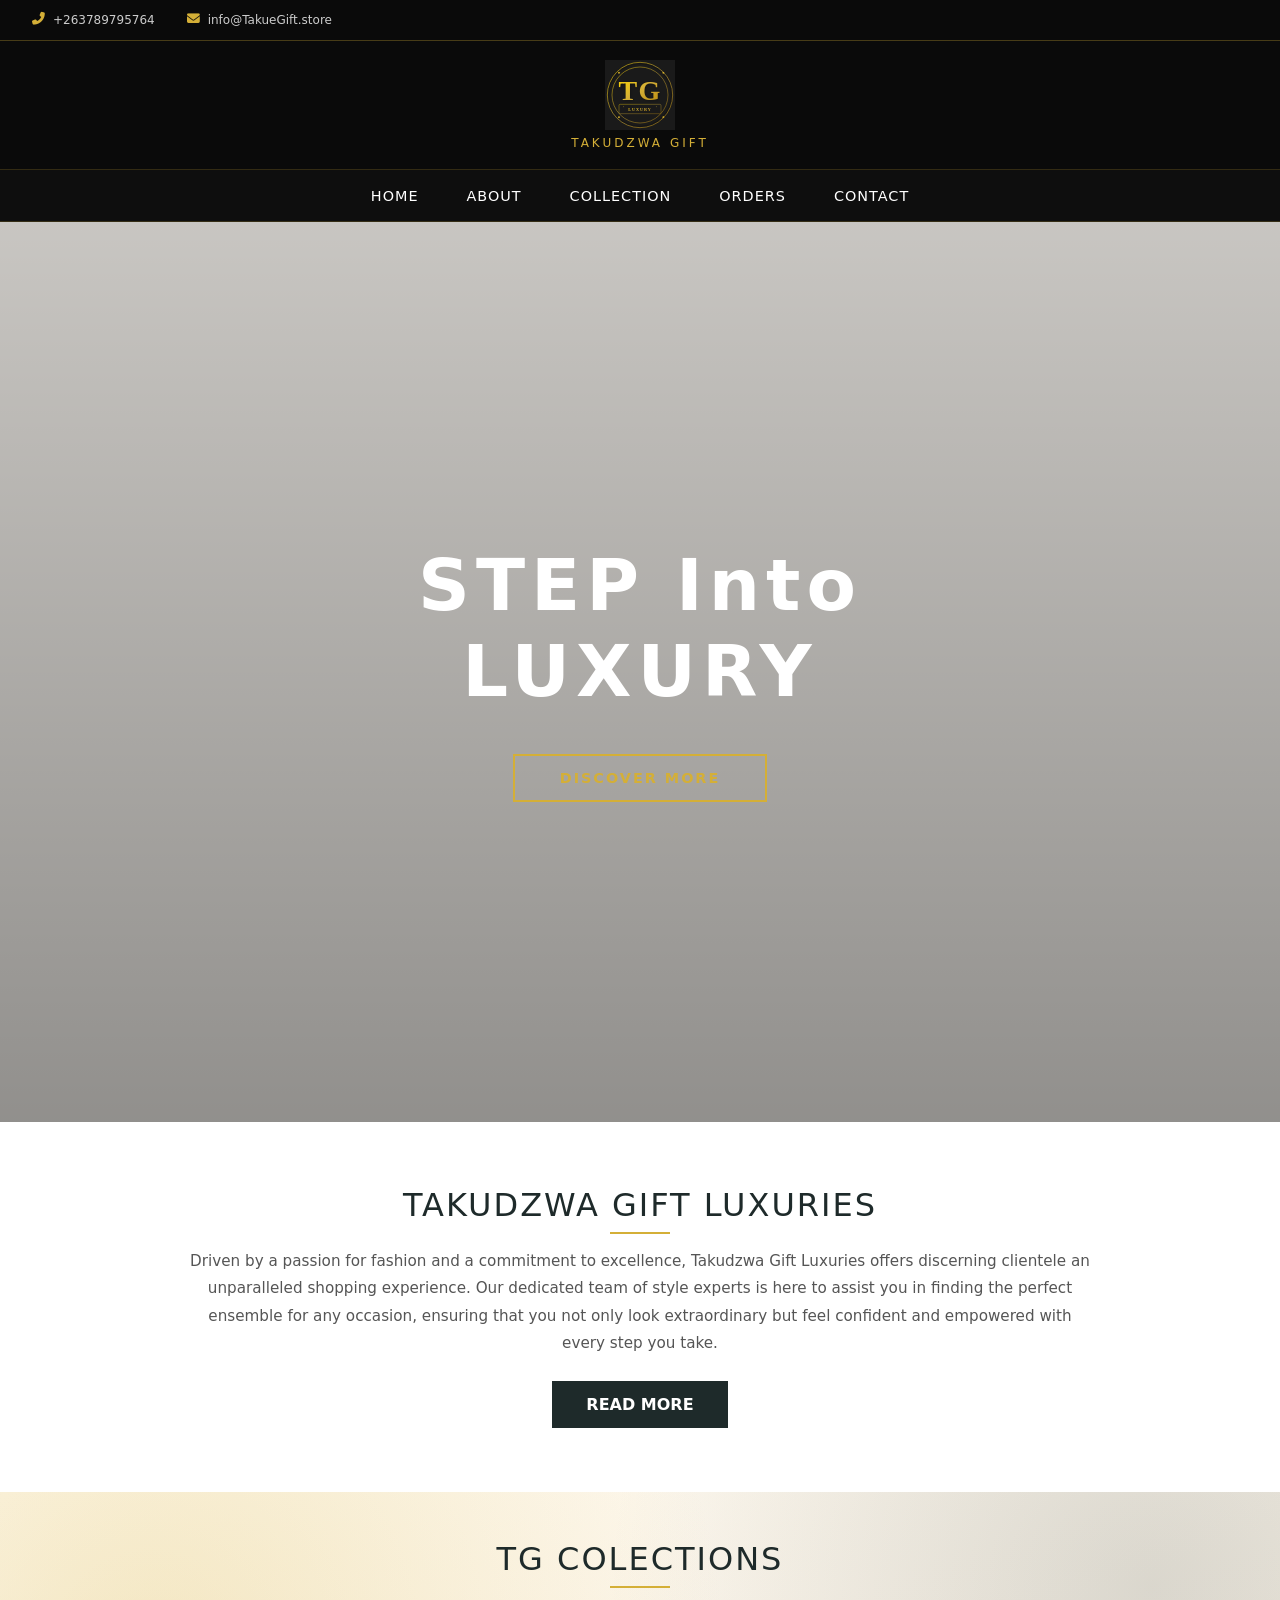
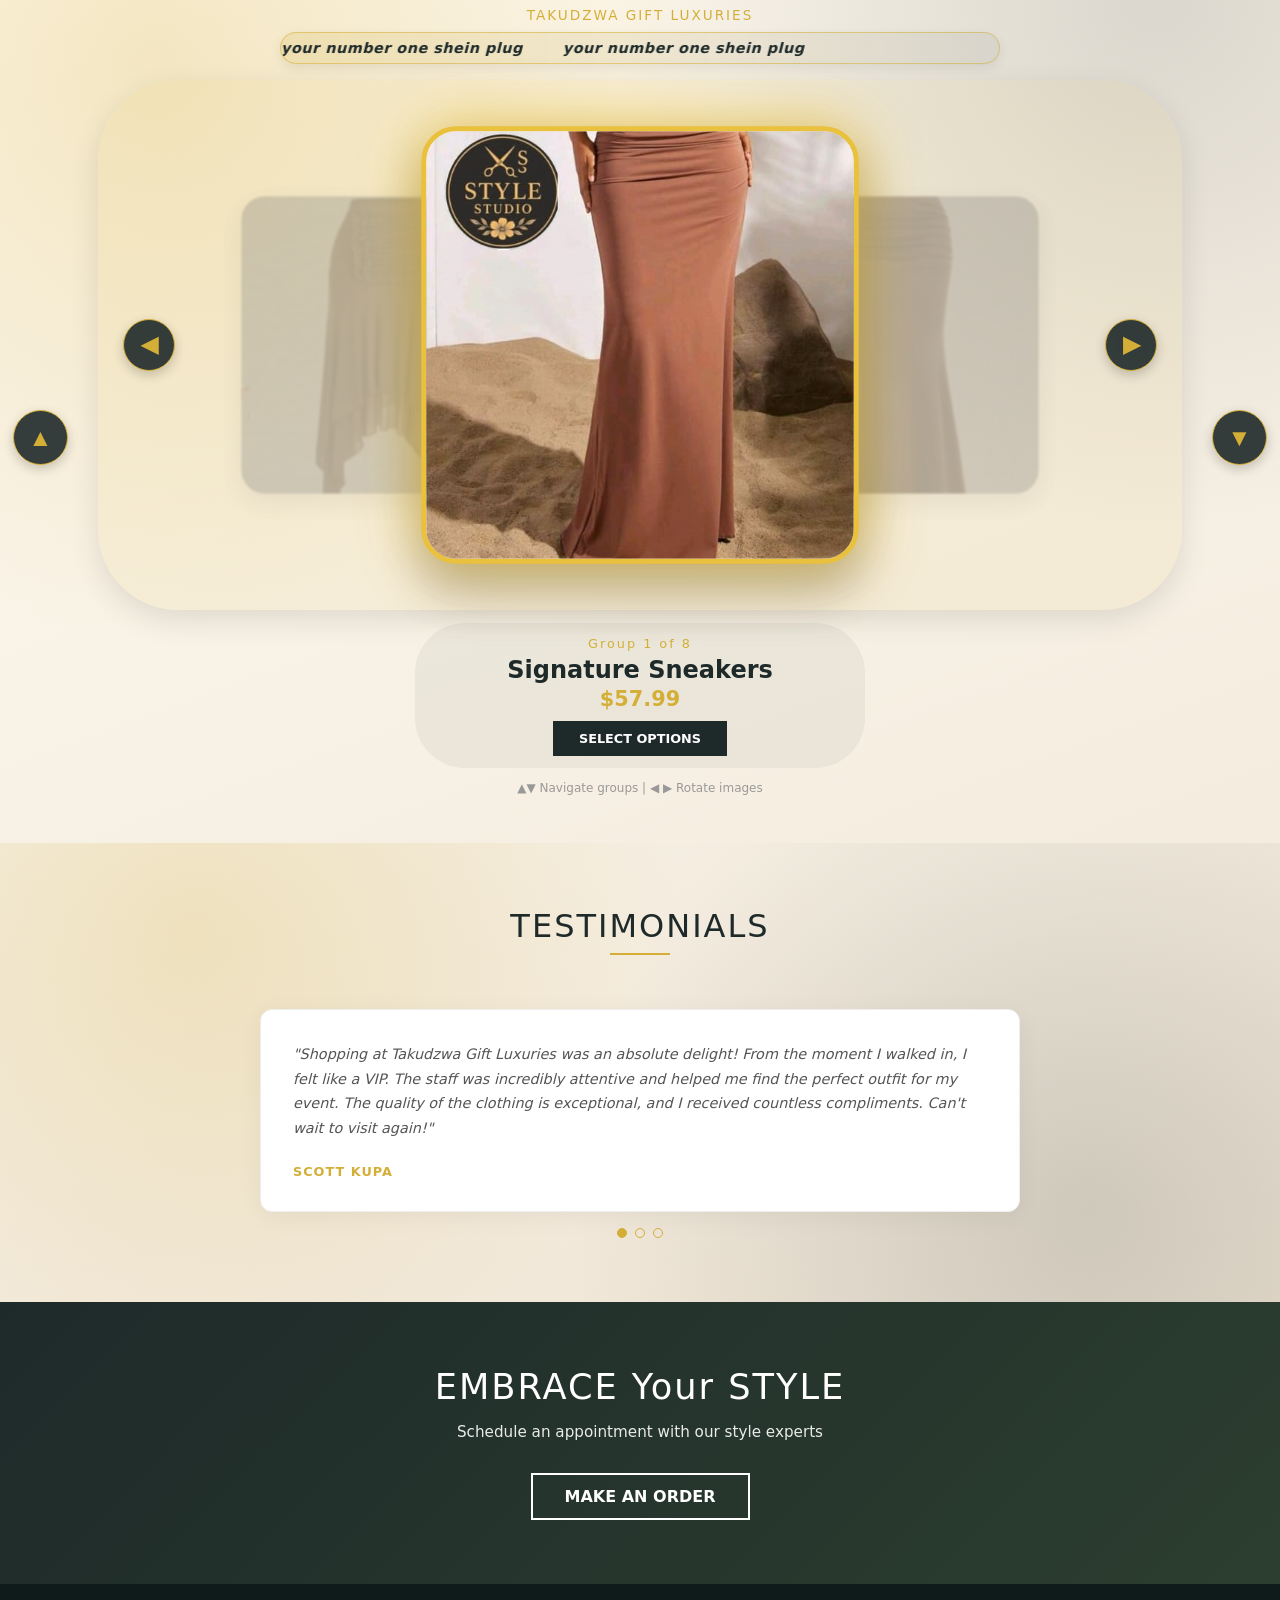
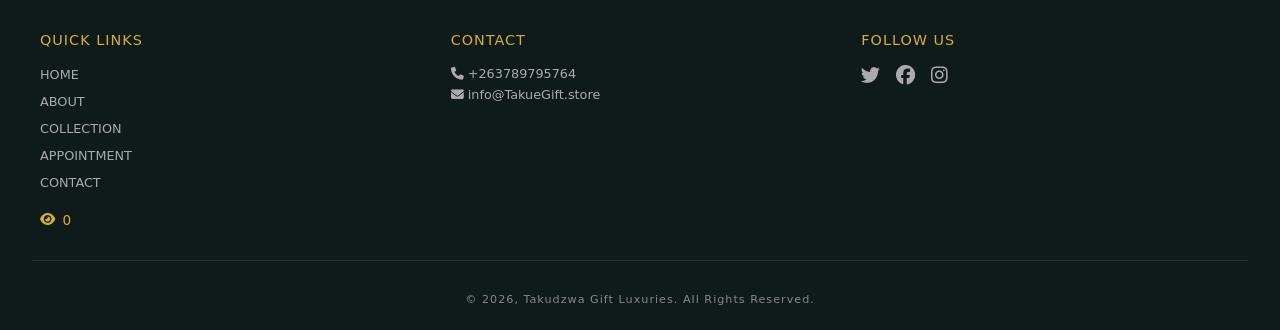
<file: index.html>
<!DOCTYPE html>
<html lang="en">
<head>
    <meta charset="UTF-8">
    <meta name="viewport" content="width=device-width, initial-scale=1.0, user-scalable=no">
    <title>Takudzwa Gift | Takudzwa Gift Luxuries</title>
    <link rel="icon" type="image/svg+xml" href="logo-tg-elegant.svg">
    <link rel="shortcut icon" href="logo-tg-elegant.svg">
    <link rel="preconnect" href="https://cdnjs.cloudflare.com" crossorigin>
    <link rel="preload" as="style" href="https://cdnjs.cloudflare.com/ajax/libs/font-awesome/6.4.0/css/all.min.css" onload="this.onload=null;this.rel='stylesheet'">
    <noscript><link rel="stylesheet" href="https://cdnjs.cloudflare.com/ajax/libs/font-awesome/6.4.0/css/all.min.css"></noscript>
    <style>
        * {
            margin: 0;
            padding: 0;
            box-sizing: border-box;
        }

        body {
            font-family: 'Montserrat', 'Poppins', 'Segoe UI', system-ui, -apple-system, sans-serif;
            background: #faf7f2;
            color: #1e2a2a;
        }

        /* Top Header Bar - Contact Info */
        .top-header {
            background: #0a0a0a;
            padding: 0.8rem 2rem;
            border-bottom: 1px solid rgba(212, 175, 55, 0.3);
        }

        .top-header-container {
            max-width: 1400px;
            margin: 0 auto;
            display: flex;
            justify-content: space-between;
            align-items: center;
            flex-wrap: wrap;
            gap: 1rem;
        }

        .contact-info {
            display: flex;
            gap: 2rem;
            flex-wrap: wrap;
        }

        .contact-info a {
            color: #ccc;
            text-decoration: none;
            font-size: 0.75rem;
            transition: color 0.3s;
            display: flex;
            align-items: center;
            gap: 8px;
        }

        .contact-info a i {
            color: #d4af37;
            font-size: 0.8rem;
        }

        .contact-info a:hover {
            color: #d4af37;
        }

        /* Sticky Navigation Menu - Visible on Scroll, Centered */
        .sticky-nav {
            position: sticky;
            top: 0;
            width: 100%;
            background: rgba(10, 10, 10, 0.98);
            backdrop-filter: blur(10px);
            z-index: 1000;
            padding: 1rem 0;
            transition: all 0.3s ease;
            border-bottom: 1px solid rgba(212, 175, 55, 0.2);
        }

        .sticky-nav-container {
            max-width: 1400px;
            margin: 0 auto;
            display: flex;
            justify-content: center;
            align-items: center;
            padding: 0 2rem;
            position: relative;
        }

        .sticky-nav-menu {
            display: flex;
            list-style: none;
            gap: 3rem;
        }

        .sticky-nav-link {
            color: #fff;
            text-decoration: none;
            font-weight: 500;
            letter-spacing: 1px;
            transition: color 0.3s;
            font-size: 0.9rem;
        }

        .sticky-nav-link:hover {
            color: #d4af37;
        }

        .hamburger {
            display: none;
            flex-direction: column;
            cursor: pointer;
            position: absolute;
            right: 2rem;
        }

        .hamburger span {
            width: 25px;
            height: 2px;
            background: #fff;
            margin: 3px 0;
            transition: 0.3s;
        }

        /* Logo Section - Hidden on Scroll */
        .logo-section {
            background: #0a0a0a;
            padding: 1.2rem 0;
            border-bottom: 1px solid rgba(212, 175, 55, 0.2);
            transition: all 0.3s ease;
        }

        .logo-container {
            max-width: 1400px;
            margin: 0 auto;
            display: flex;
            justify-content: center;
            align-items: center;
            padding: 0 2rem;
        }

        .logo-wrapper {
            text-align: center;
        }

        .logo-wrapper a {
            text-decoration: none;
            display: flex;
            flex-direction: column;
            align-items: center;
        }

        .logo-img {
            height: 70px;
            width: auto;
            display: block;
            transition: transform 0.3s ease;
        }

        .logo-img:hover {
            transform: scale(1.02);
        }

        .logo-fallback {
            font-size: 2rem;
            font-weight: 700;
            color: #d4af37;
            letter-spacing: 2px;
            font-family: 'Montserrat', sans-serif;
        }

        .brand-name {
            font-size: 0.75rem;
            letter-spacing: 3px;
            color: #d4af37;
            margin-top: 6px;
            font-weight: 500;
        }

        .logo-section.hide-logo {
            transform: translateY(-100%);
            opacity: 0;
            visibility: hidden;
            padding: 0;
            height: 0;
        }

        /* Hero Section */
        .hero {
            height: 100vh;
            min-height: 700px;
            background: linear-gradient(rgba(0,0,0,0.2), rgba(0,0,0,0.42)), url('https://images.unsplash.com/photo-1441986300917-64674bd600d8?auto=format&fit=crop&w=1800&q=80') center/cover;
            display: flex;
            align-items: center;
            justify-content: center;
            text-align: center;
            position: relative;
        }

        .hero-content {
            max-width: 900px;
            padding: 0 2rem;
        }

        .hero-content h1 {
            font-size: 4.5rem;
            color: #fff;
            letter-spacing: 6px;
            margin-bottom: 1.5rem;
            font-weight: 600;
            line-height: 1.2;
        }

        .hero-btn {
            display: inline-block;
            margin-top: 1rem;
            padding: 14px 45px;
            background: transparent;
            border: 2px solid #d4af37;
            color: #d4af37;
            text-decoration: none;
            font-weight: 600;
            letter-spacing: 2px;
            transition: all 0.3s;
            font-size: 0.9rem;
        }

        .hero-btn:hover {
            background: #d4af37;
            color: #1e2a2a;
        }

        /* About Section */
        .about-main {
            padding: 4rem 2rem;
            background: #fff;
            text-align: center;
        }

        .section-title {
            font-size: 2rem;
            letter-spacing: 2px;
            margin-bottom: 1.5rem;
            position: relative;
            display: inline-block;
            text-align: center;
            font-weight: 500;
        }

        .section-title::after {
            content: '';
            position: absolute;
            bottom: -10px;
            left: 50%;
            transform: translateX(-50%);
            width: 60px;
            height: 2px;
            background: #d4af37;
        }

        .about-text {
            max-width: 900px;
            margin: 0 auto 1.5rem;
            line-height: 1.8;
            color: #555;
            font-size: 0.95rem;
        }

        .btn {
            display: inline-block;
            padding: 12px 32px;
            text-decoration: none;
            font-weight: 600;
            transition: all 0.3s;
            cursor: pointer;
        }

        .btn-primary {
            background: #1e2a2a;
            color: #fff;
            border: 2px solid #1e2a2a;
        }

        .btn-primary:hover {
            background: #d4af37;
            border-color: #d4af37;
            color: #1e2a2a;
        }

        /* Appointment Promo */
        .appointment-promo {
            background: linear-gradient(135deg, #1e2a2a 0%, #2c3e2f 100%);
            padding: 3rem 2rem;
            text-align: center;
            color: #fff;
        }

        .appointment-promo h2 {
            font-size: 1.8rem;
            margin-bottom: 1rem;
            font-weight: 500;
            letter-spacing: 2px;
        }

        .btn-light {
            background: transparent;
            color: #fff;
            border: 2px solid #fff;
        }

        .btn-light:hover {
            background: #fff;
            color: #1e2a2a;
        }

        /* COLLECTION SECTION - REDUCED SPACING, LARGER IMAGES */
        .collection {
            padding: 3rem 2rem;
            background:
                radial-gradient(circle at 12% 18%, rgba(212, 175, 55, 0.24), transparent 42%),
                radial-gradient(circle at 90% 10%, rgba(30, 42, 42, 0.15), transparent 38%),
                linear-gradient(160deg, #fffaf0 0%, #f4ecdf 100%);
            text-align: center;
        }

        .collection-header {
            margin-bottom: 1rem;
        }

        .collection-subtitle {
            text-align: center;
            color: #d4af37;
            letter-spacing: 2px;
            margin-top: 0.3rem;
            font-size: 0.85rem;
        }

        .collection-tagline {
            width: min(92%, 720px);
            margin: 0.55rem auto 0;
            border: 1px solid rgba(212, 175, 55, 0.55);
            background: linear-gradient(90deg, rgba(212, 175, 55, 0.18), rgba(30, 42, 42, 0.06));
            color: #1e2a2a;
            border-radius: 999px;
            overflow: hidden;
            white-space: nowrap;
            text-align: left;
            box-shadow: 0 4px 12px rgba(0, 0, 0, 0.08);
        }

        .collection-tagline-track {
            display: inline-flex;
            width: max-content;
            gap: 2.5rem;
            font-size: 0.9rem;
            font-style: italic;
            font-weight: 600;
            letter-spacing: 0.5px;
            padding: 0.45rem 0;
            animation: adRibbonLeftToRight 12s linear infinite;
            will-change: transform;
        }

        .collection-tagline-text {
            flex: 0 0 auto;
        }

        @keyframes adRibbonLeftToRight {
            0% {
                transform: translateX(calc(-50% - 1.25rem));
            }
            100% {
                transform: translateX(0);
            }
        }

        .rubik-collection-container {
            max-width: 1400px;
            margin: 0 auto;
            position: relative;
            display: flex;
            align-items: center;
            justify-content: center;
            gap: 30px;
            min-height: 600px;
        }

        .vertical-nav {
            display: flex;
            flex-direction: column;
            gap: 20px;
        }

        .vertical-arrow {
            background: rgba(30, 42, 42, 0.9);
            border: 1px solid #d4af37;
            width: 55px;
            height: 55px;
            border-radius: 60px;
            font-size: 24px;
            font-weight: bold;
            color: #d4af37;
            cursor: pointer;
            transition: 0.2s;
            display: flex;
            align-items: center;
            justify-content: center;
            backdrop-filter: blur(4px);
            box-shadow: 0 4px 12px rgba(0, 0, 0, 0.2);
        }

        .vertical-arrow:hover {
            background: #d4af37;
            color: #1e2a2a;
            transform: scale(1.05);
        }

        .rubik-main {
            flex: 1;
            max-width: 1100px;
            display: flex;
            flex-direction: column;
            align-items: center;
            justify-content: center;
        }

        .vertical-display {
            position: relative;
            display: flex;
            flex-direction: column;
            align-items: center;
            justify-content: center;
            width: 100%;
        }

        .rubik-group {
            display: none;
            align-items: center;
            justify-content: center;
            gap: 40px;
            padding: 15px 25px;
            border-radius: 80px;
            transition: all 0.5s cubic-bezier(0.2, 0.9, 0.4, 1.1);
            width: 100%;
            min-width: 420px;
            animation: fadeInUp 0.5s ease;
        }

        .rubik-group.active-vertical {
            display: flex;
            background: rgba(212, 175, 55, 0.08);
            box-shadow: 0 10px 30px rgba(0, 0, 0, 0.1);
        }

        @keyframes fadeInUp {
            from {
                opacity: 0;
                transform: translateY(20px);
            }
            to {
                opacity: 1;
                transform: translateY(0);
            }
        }

        /* ENLARGED HORIZONTAL WHEEL */
        .horizontal-rubik-wheel {
            display: flex;
            align-items: center;
            justify-content: center;
            position: relative;
            width: 850px;
            height: 500px;
        }

        .rubik-slot {
            position: absolute;
            transition: all 0.4s cubic-bezier(0.25, 0.9, 0.4, 1.1);
            cursor: pointer;
            display: flex;
            justify-content: center;
            align-items: center;
        }

        /* ENLARGED CENTER IMAGE */
        .rubik-slot.center-slot {
            opacity: 1;
            filter: blur(0px) brightness(1.1);
            transform: scale(1.25);
            z-index: 10;
            left: 50%;
            transform: translateX(-50%) scale(1.25);
        }

        .rubik-slot.center-slot .rubik-img {
            box-shadow: 0 0 50px rgba(212, 175, 55, 0.8), 0 20px 40px rgba(0, 0, 0, 0.3);
            border: 4px solid #d4af37;
        }

        /* ENLARGED LEFT IMAGE */
        .rubik-slot.left-slot {
            opacity: 0.3;
            filter: blur(1.5px) brightness(0.5);
            transform: scale(0.85);
            left: 0%;
            transform: translateX(0%) scale(0.85);
            z-index: 5;
        }

        /* ENLARGED RIGHT IMAGE */
        .rubik-slot.right-slot {
            opacity: 0.3;
            filter: blur(1.5px) brightness(0.5);
            left: 100%;
            transform: translateX(-100%) scale(0.85);
            z-index: 5;
        }

        .rubik-slot.hidden-slot {
            opacity: 0;
            pointer-events: none;
        }

        /* ENLARGED IMAGE STYLES */
        .rubik-img {
            width: 350px;
            height: 350px;
            object-fit: cover;
            border-radius: 28px;
            background: #f0e8dc;
            transition: all 0.3s ease;
            display: block;
            box-shadow: 0 10px 30px rgba(0, 0, 0, 0.2);
        }

        .rubik-arrow {
            background: rgba(30, 42, 42, 0.9);
            border: 1px solid #d4af37;
            width: 52px;
            height: 52px;
            border-radius: 60px;
            font-size: 22px;
            font-weight: bold;
            color: #d4af37;
            cursor: pointer;
            transition: 0.2s;
            display: flex;
            align-items: center;
            justify-content: center;
            backdrop-filter: blur(4px);
            box-shadow: 0 4px 12px rgba(0, 0, 0, 0.2);
        }

        .rubik-arrow:hover {
            background: #d4af37;
            color: #1e2a2a;
            transform: scale(1.05);
        }

        /* COMPACT PRODUCT INFO PANEL - CLOSER TO IMAGES */
        .product-info-panel {
            margin-top: 0.8rem;
            padding: 0.8rem 2rem;
            background: rgba(30, 42, 42, 0.05);
            border-radius: 50px;
            width: 100%;
            max-width: 450px;
            text-align: center;
        }

        .group-counter {
            text-align: center;
            margin-bottom: 0.3rem;
            font-size: 0.8rem;
            color: #d4af37;
            letter-spacing: 2px;
            font-weight: 500;
        }

        #rubikSelectedName {
            font-size: 1.5rem;
            font-weight: 600;
            color: #1e2a2a;
            margin-bottom: 0.2rem;
        }

        #rubikSelectedPrice {
            font-size: 1.3rem;
            color: #d4af37;
            font-weight: 600;
            margin-bottom: 0.6rem;
        }

        .product-info-panel .btn-primary {
            padding: 8px 24px;
            font-size: 0.8rem;
        }

        .picker-instructions {
            text-align: center;
            margin-top: 0.8rem;
            color: #999;
            font-size: 0.75rem;
        }

        /* Testimonials Section */
        .testimonials {
            padding: 4rem 2rem;
            background:
                radial-gradient(circle at 15% 20%, rgba(212, 175, 55, 0.22), transparent 42%),
                radial-gradient(circle at 85% 80%, rgba(30, 42, 42, 0.16), transparent 45%),
                linear-gradient(160deg, #f7f1e6 0%, #efe4d4 100%);
            text-align: center;
        }

        .testimonials-grid {
            max-width: 760px;
            margin: 0 auto;
            margin-top: 2.5rem;
        }

        .testimonial-card {
            background: #fff;
            padding: 2rem;
            border-radius: 12px;
            box-shadow: 0 5px 25px rgba(0, 0, 0, 0.05);
            text-align: left;
            border: 1px solid #eee;
            transition: opacity 0.35s ease, transform 0.35s ease;
            display: none;
            opacity: 0;
            transform: translateY(8px);
        }

        .testimonial-card.is-active {
            display: block;
            opacity: 1;
            transform: translateY(0);
        }

        .testimonial-card:hover {
            transform: translateY(-5px);
        }

        .testimonials-dots {
            display: flex;
            justify-content: center;
            gap: 0.5rem;
            margin-top: 1rem;
        }

        .testimonial-dot {
            width: 10px;
            height: 10px;
            border-radius: 50%;
            border: 1px solid #d4af37;
            background: transparent;
            cursor: pointer;
            padding: 0;
        }

        .testimonial-dot.is-active {
            background: #d4af37;
        }

        .testimonial-text {
            font-style: italic;
            line-height: 1.7;
            color: #555;
            margin-bottom: 1.5rem;
            font-size: 0.9rem;
        }

        .testimonial-author {
            color: #d4af37;
            letter-spacing: 1px;
            font-weight: 600;
            font-size: 0.8rem;
        }

        /* Appointment Section */
        .appointment-section {
            background: linear-gradient(135deg, #1e2a2a 0%, #2c3e2f 100%);
            padding: 4rem 2rem;
            text-align: center;
            color: #fff;
        }

        .appointment-section h2 {
            font-size: 2.2rem;
            margin-bottom: 1rem;
            font-weight: 500;
            letter-spacing: 2px;
        }

        .appointment-section p {
            margin-bottom: 2rem;
            font-size: 0.95rem;
            opacity: 0.9;
        }

        .order-popup-overlay {
            position: fixed;
            inset: 0;
            background: rgba(0, 0, 0, 0.65);
            display: none;
            align-items: center;
            justify-content: center;
            z-index: 3000;
            padding: 1.5rem;
        }

        .order-popup-overlay.active {
            display: flex;
        }

        .order-popup {
            width: min(420px, 100%);
            background: #101010;
            color: #fff;
            border: 1px solid rgba(212, 175, 55, 0.5);
            border-radius: 12px;
            padding: 1.5rem;
            box-shadow: 0 18px 45px rgba(0, 0, 0, 0.45);
        }

        .order-popup h3 {
            font-size: 1.2rem;
            letter-spacing: 1px;
            margin-bottom: 0.6rem;
            text-transform: uppercase;
        }

        .order-popup p {
            color: #d6d6d6;
            margin-bottom: 1.2rem;
            font-size: 0.95rem;
        }

        .order-popup-links {
            display: flex;
            flex-direction: column;
            gap: 0.75rem;
        }

        .order-popup-links a {
            text-decoration: none;
            text-align: center;
            background: #d4af37;
            color: #111;
            font-weight: 700;
            letter-spacing: 0.5px;
            padding: 0.75rem 1rem;
            border-radius: 8px;
            transition: transform 0.2s ease, filter 0.2s ease;
        }

        .order-popup-links a:hover {
            filter: brightness(1.08);
            transform: translateY(-1px);
        }

        .order-popup-close {
            margin-top: 1rem;
            width: 100%;
            border: 1px solid rgba(255, 255, 255, 0.5);
            background: transparent;
            color: #fff;
            padding: 0.65rem;
            border-radius: 8px;
            cursor: pointer;
        }

        .order-popup-close:hover {
            background: rgba(255, 255, 255, 0.08);
        }

        /* Footer */
        .footer {
            background: #0f1a1a;
            color: #ccc;
            padding: 3rem 2rem 1.5rem;
        }

        .footer-content {
            max-width: 1200px;
            margin: 0 auto;
            display: grid;
            grid-template-columns: repeat(auto-fit, minmax(250px, 1fr));
            gap: 2rem;
            text-align: left;
        }

        .footer-section h3 {
            color: #d4af37;
            margin-bottom: 1rem;
            font-size: 0.9rem;
            letter-spacing: 1px;
            font-weight: 500;
        }

        .footer-section p {
            line-height: 1.6;
            font-size: 0.8rem;
            color: #aaa;
        }

        .footer-section ul {
            list-style: none;
        }

        .footer-section ul li {
            margin-bottom: 0.5rem;
        }

        .footer-section a {
            color: #aaa;
            text-decoration: none;
            transition: color 0.3s;
            font-size: 0.8rem;
        }

        .footer-section a:hover {
            color: #d4af37;
        }

        .footer-view-counter {
            margin-top: 0.8rem;
            display: inline-flex;
            align-items: center;
            gap: 0.45rem;
            color: #d4af37;
            font-size: 0.85rem;
            letter-spacing: 0.4px;
        }

        .footer-view-counter i {
            font-size: 0.85rem;
        }

        .social-links {
            display: flex;
            gap: 1rem;
        }

        .social-links a {
            font-size: 1.2rem;
        }

        .footer-bottom {
            text-align: center;
            padding-top: 2rem;
            margin-top: 2rem;
            border-top: 1px solid rgba(255,255,255,0.1);
            font-size: 0.7rem;
            color: #888;
            letter-spacing: 1px;
        }

        @media (max-width: 1200px) {
            .horizontal-rubik-wheel {
                width: 700px;
                height: 420px;
            }
            .rubik-img {
                width: 280px;
                height: 280px;
            }
        }

        @media (max-width: 1024px) {
            .horizontal-rubik-wheel {
                width: 550px;
                height: 340px;
            }
            .rubik-img {
                width: 220px;
                height: 220px;
            }
            .testimonials-grid {
                max-width: 680px;
            }
            .hero-content h1 {
                font-size: 3.5rem;
            }
            .sticky-nav-menu {
                gap: 2rem;
            }
        }

        @media (max-width: 768px) {
            .top-header-container {
                flex-direction: column;
                text-align: center;
            }
            .contact-info {
                justify-content: center;
            }
            .sticky-nav-menu {
                display: none;
            }
            .sticky-nav-menu.active {
                display: flex;
                flex-direction: column;
                position: absolute;
                top: 100%;
                left: 0;
                width: 100%;
                background: rgba(10,10,10,0.98);
                padding: 1.5rem;
                gap: 1rem;
                z-index: 999;
                text-align: center;
            }
            .hamburger {
                display: flex;
            }
            .sticky-nav-container {
                justify-content: space-between;
            }
            .hero-content h1 {
                font-size: 2.2rem;
                letter-spacing: 3px;
            }
            .collection {
                padding: 2.3rem 0.8rem;
            }
            .rubik-collection-container {
                flex-direction: column;
                gap: 0;
                min-height: 0;
                padding: 0.2rem 0;
            }
            .rubik-main {
                width: 100%;
                max-width: 100%;
                padding: 0 0.2rem;
            }
            .rubik-group {
                position: relative;
                width: 100%;
                min-width: 0;
                gap: 6px;
                padding: 0.25rem 0;
                border-radius: 24px;
                --mobile-right-rail: 6px;
            }
            .horizontal-rubik-wheel {
                width: min(96vw, 460px);
                height: clamp(320px, 90vw, 470px);
            }
            .rubik-img {
                width: 80vw;
                height: 80vw;
                border-radius: 20px;
            }
            .rubik-slot.center-slot {
                transform: translateX(-50%) scale(1.16);
            }
            .rubik-slot.left-slot,
            .rubik-slot.right-slot {
                opacity: 0.35;
                transform: scale(0.82);
            }
            .rubik-arrow {
                position: absolute;
                top: 50%;
                width: 44px;
                height: 44px;
                font-size: 20px;
                transform: translateY(-50%);
                z-index: 20;
            }
            .rubik-group > .rubik-arrow:first-child {
                left: 6px;
            }
            .rubik-group > .rubik-arrow:last-child {
                right: var(--mobile-right-rail);
            }
            .rubik-arrow:hover {
                transform: translateY(-50%) scale(1.05);
            }
            .testimonials-grid {
                max-width: 100%;
            }
            .vertical-nav {
                position: absolute;
                z-index: 25;
                pointer-events: none;
            }
            .rubik-collection-container > .vertical-nav:first-child {
                top: 8px;
                right: 6px;
            }
            .rubik-collection-container > .vertical-nav:last-child {
                bottom: clamp(120px, 24vw, 170px);
                right: 6px;
            }
            .vertical-arrow {
                width: 48px;
                height: 48px;
                font-size: 22px;
                pointer-events: auto;
                background: rgba(30, 42, 42, 0.55);
                border-color: rgba(212, 175, 55, 0.45);
                color: rgba(212, 175, 55, 0.78);
                box-shadow: 0 4px 10px rgba(0, 0, 0, 0.16);
            }
            .product-info-panel {
                width: calc(100% - 1rem);
                max-width: 520px;
                margin-top: 0.75rem;
                padding: 0.8rem 1rem;
                border-radius: 20px;
            }
            #rubikSelectedName {
                font-size: 1.95rem;
            }
            #rubikSelectedPrice {
                font-size: 2rem;
            }
            .picker-instructions {
                margin-top: 0.9rem;
                font-size: 0.85rem;
            }
            .footer-content {
                grid-template-columns: 1fr;
                text-align: center;
            }
            .social-links {
                justify-content: center;
            }
            .logo-img {
                height: 50px;
            }
            .collection-subtitle {
                letter-spacing: 1.2px;
                font-size: 0.76rem;
            }
            .collection-tagline {
                margin-top: 0.35rem;
                width: min(96%, 560px);
            }
            .collection-tagline-track {
                font-size: 0.8rem;
                padding: 0.42rem 0;
            }
        }

        @media (max-width: 420px) {
            .horizontal-rubik-wheel {
                width: 98vw;
            }
            .rubik-img {
                width: 80vw;
                height: 80vw;
            }
            .rubik-group > .rubik-arrow:first-child {
                left: 2px;
            }
            .rubik-group > .rubik-arrow:last-child {
                right: 2px;
            }
            #rubikSelectedName {
                font-size: 1.75rem;
            }
            #rubikSelectedPrice {
                font-size: 1.82rem;
            }
        }
    </style>
</head>
<body>
    <!-- Top Header: Contact Info -->
    <div class="top-header">
        <div class="top-header-container">
            <div class="contact-info">
                <a href="tel:+263789795764"><i class="fas fa-phone-alt"></i> +263789795764</a>
                <a href="mailto:info@TakueGift.store"><i class="fas fa-envelope"></i> info@TakueGift.store</a>
            </div>
        </div>
    </div>

    <!-- Logo Section - Hidden on Scroll -->
    <div class="logo-section" id="logoSection">
        <div class="logo-container">
            <div class="logo-wrapper">
                <a href="#home">
                    <img src="logo-tg-elegant.svg" 
                        alt="Takudzwa Gift Luxuries" 
                         class="logo-img"
                        onerror="this.onerror=null; this.parentElement.innerHTML='<span class=\'logo-fallback\'>TG</span><span class=\'brand-name\'>LUXURIES</span>';">
                    <span class="brand-name">TAKUDZWA GIFT</span>
                </a>
            </div>
        </div>
    </div>

    <!-- Sticky Navigation Menu - Visible on Scroll, Centered -->
    <nav class="sticky-nav" id="stickyNav">
        <div class="sticky-nav-container">
            <ul class="sticky-nav-menu" id="navMenu">
                <li><a href="#home" class="sticky-nav-link">HOME</a></li>
                <li><a href="#about" class="sticky-nav-link">ABOUT</a></li>
                <li><a href="#collection" class="sticky-nav-link">COLLECTION</a></li>
                <li><a href="#appointment" class="sticky-nav-link">ORDERS</a></li>
                <li><a href="#contact" class="sticky-nav-link">CONTACT</a></li>
            </ul>
            <div class="hamburger" id="hamburgerMenu">
                <span></span>
                <span></span>
                <span></span>
            </div>
        </div>
    </nav>

    <!-- Hero Section -->
    <section id="home" class="hero">
        <div class="hero-content">
            <h1>STEP Into<br>LUXURY</h1>
            <a href="#collection" class="hero-btn">DISCOVER MORE</a>
        </div>
    </section>

    <!-- About Section -->
    <section id="about" class="about-main">
        <div class="about-container">
            <h2 class="section-title">TAKUDZWA GIFT LUXURIES</h2>
            <p class="about-text">Driven by a passion for fashion and a commitment to excellence, Takudzwa Gift Luxuries offers discerning clientele an unparalleled shopping experience. Our dedicated team of style experts is here to assist you in finding the perfect ensemble for any occasion, ensuring that you not only look extraordinary but feel confident and empowered with every step you take.</p>
            <a href="#about" class="btn btn-primary">READ MORE</a>
        </div>
    </section>

    <!-- Collection Section - Rubik's Cube Style with LARGER IMAGES -->
    <section id="collection" class="collection">
        <div class="collection-header">
            <h2 class="section-title">TG COLECTIONS</h2>
            <p class="collection-subtitle">TAKUDZWA GIFT LUXURIES</p>
            <p class="collection-tagline">
                <span class="collection-tagline-track">
                    <span class="collection-tagline-text">your number one shein plug</span>
                    <span class="collection-tagline-text" aria-hidden="true">your number one shein plug</span>
                </span>
            </p>
        </div>
        
        <div class="rubik-collection-container">
            <div class="vertical-nav">
                <button class="vertical-arrow" id="verticalUpArrow">▲</button>
            </div>
            
            <div class="rubik-main">
                <div class="vertical-display" id="verticalDisplay"></div>
                
                <div class="product-info-panel">
                    <div class="group-counter" id="groupCounter">Group 1 of 8</div>
                    <p id="rubikSelectedName">Velvet Blazer</p>
                    <p id="rubikSelectedPrice">$139.99</p>
                    <a href="collections.html" class="btn btn-primary">SELECT OPTIONS</a>
                </div>
                
                <div class="picker-instructions">
                    <p>▲▼ Navigate groups | ◀ ▶ Rotate images</p>
                </div>
            </div>
            
            <div class="vertical-nav">
                <button class="vertical-arrow" id="verticalDownArrow">▼</button>
            </div>
        </div>
    </section>

    <!-- Testimonials Section -->
    <section class="testimonials">
        <h2 class="section-title">TESTIMONIALS</h2>
        <div class="testimonials-grid">
            <div class="testimonial-card is-active">
                <p class="testimonial-text">"Shopping at Takudzwa Gift Luxuries was an absolute delight! From the moment I walked in, I felt like a VIP. The staff was incredibly attentive and helped me find the perfect outfit for my event. The quality of the clothing is exceptional, and I received countless compliments. Can't wait to visit again!"</p>
                <h4 class="testimonial-author">SCOTT KUPA</h4>
            </div>
            <div class="testimonial-card">
                <p class="testimonial-text">"As a frequent traveler, I've had the opportunity to shop at luxury boutiques around the world, and Takudzwa Gift Luxuries stands out as one of the best. The level of personalized service I received was unmatched, and the staff's expertise in understanding my style preferences was truly impressive."</p>
                <h4 class="testimonial-author">SEH CALAZ</h4>
            </div>
            <div class="testimonial-card">
                <p class="testimonial-text">"Takudzwa Gift Luxuries is my go-to for finding unique and sophisticated pieces that elevate my wardrobe. The team's attention to detail and commitment to customer satisfaction always make for a memorable shopping experience. From the moment I step into the boutique, I'm greeted with warmth and professionalism."</p>
                <h4 class="testimonial-author">EDD BRANSON</h4>
            </div>
        </div>
        <div class="testimonials-dots" id="testimonialsDots" aria-label="Testimonial navigation"></div>
    </section>

    <!-- Appointment Section -->
    <section id="appointment" class="appointment-section">
        <h2>EMBRACE Your STYLE</h2>
        <p>Schedule an appointment with our style experts</p>
        <a href="#" class="btn btn-light order-popup-trigger">MAKE AN ORDER</a>
    </section>

    <div id="orderPopupOverlay" class="order-popup-overlay" aria-hidden="true">
        <div class="order-popup" role="dialog" aria-modal="true" aria-labelledby="orderPopupTitle">
            <h3 id="orderPopupTitle">Choose WhatsApp Action</h3>
            <p>Select one of the options below.</p>
            <div class="order-popup-links">
                <a href="https://wa.me/qr/Y5WQRJIFDRIIC1" target="_blank" rel="noopener noreferrer">contact supplier</a>
                <a href="https://chat.whatsapp.com/E3dGO2lYv5vCkooFUIZMKj?mode=gi_t" target="_blank" rel="noopener noreferrer">join group</a>
            </div>
            <button id="orderPopupClose" class="order-popup-close" type="button">Close</button>
        </div>
    </div>

    <!-- Footer -->
    <footer id="contact" class="footer">
        <div class="footer-content">
            <div class="footer-section">
                <h3>QUICK LINKS</h3>
                <ul>
                    <li><a href="#home">HOME</a></li>
                    <li><a href="#about">ABOUT</a></li>
                    <li><a href="#collection">COLLECTION</a></li>
                    <li><a href="#appointment">APPOINTMENT</a></li>
                    <li><a href="#contact">CONTACT</a></li>
                </ul>
                <div class="footer-view-counter" aria-live="polite">
                    <i class="fas fa-eye" aria-hidden="true"></i>
                    <span id="websiteViewCount">0</span>
                </div>
            </div>
            <div class="footer-section">
                <h3>CONTACT</h3>
                <p><i class="fas fa-phone"></i> <a href="tel:+263789795764">+263789795764</a></p>
                <p><i class="fas fa-envelope"></i> <a href="mailto:info@TakueGift.store">info@TakueGift.store</a></p>
            </div>
            <div class="footer-section">
                <h3>FOLLOW US</h3>
                <div class="social-links">
                    <a href="https://twitter.com" target="_blank"><i class="fab fa-twitter"></i></a>
                    <a href="https://facebook.com" target="_blank"><i class="fab fa-facebook"></i></a>
                    <a href="https://instagram.com" target="_blank"><i class="fab fa-instagram"></i></a>
                </div>
            </div>
        </div>
        <div class="footer-bottom">
            <p>© 2026, Takudzwa Gift Luxuries. All Rights Reserved.</p>
        </div>
    </footer>

    <script>
        // Product Data for 24 images
        const products = [];
        for (let i = 1; i <= 24; i++) {
            let price;
            if (i <= 8) price = (49.99 + (i * 8)).toFixed(2);
            else if (i <= 16) price = (89.99 + ((i-8) * 10)).toFixed(2);
            else price = (149.99 + ((i-16) * 12)).toFixed(2);
            
            const categories = [
                "Signature Sneakers", "Premium Slides", "Designer Socks", "Elite Snapback",
                "Luxury Bottle", "Cashmere Beanie", "Exclusive Boots", "Platinum Slides",
                "Silk Scarf", "Leather Wallet", "Gold Watch", "Diamond Ring",
                "Velvet Blazer", "Silk Tie", "Leather Belt", "Aviator Sunglasses",
                "Crystal Cufflinks", "Leather Gloves", "Cashmere Scarf", "Silver Necklace",
                "Designer Bag", "Luxury Pen", "Leather Journal", "Premium Candle"
            ];
            
            products.push({
                id: i,
                name: categories[(i - 1) % categories.length],
                price: `$${price}`,
                image: `images/${i}.jpg`
            });
        }

        const GROUP_SIZE = 3;
        let groups = [];
        
        for (let i = 0; i < products.length; i += GROUP_SIZE) {
            groups.push({
                groupIndex: groups.length,
                products: products.slice(i, i + GROUP_SIZE),
                currentFocusIndex: 0
            });
        }

        let activeGroupIdx = 0;
        let verticalDisplay;

        function updateSelectedDisplay() {
            const group = groups[activeGroupIdx];
            if (group && group.products[group.currentFocusIndex]) {
                const product = group.products[group.currentFocusIndex];
                document.getElementById('rubikSelectedName').innerHTML = product.name;
                document.getElementById('rubikSelectedPrice').innerHTML = product.price;
            }
        }
        
        function updateGroupCounter() {
            const counter = document.getElementById('groupCounter');
            if (counter) {
                counter.innerHTML = `Group ${activeGroupIdx + 1} of ${groups.length}`;
            }
        }

        function getLocalImageFallback(productName) {
            const safeName = encodeURIComponent(productName || 'Product');
            return `data:image/svg+xml,%3Csvg xmlns='http://www.w3.org/2000/svg' width='700' height='700' viewBox='0 0 700 700'%3E%3Crect width='700' height='700' fill='%23efe7da'/%3E%3Ctext x='50%25' y='50%25' dominant-baseline='middle' text-anchor='middle' font-family='Arial, sans-serif' font-size='36' fill='%231e2a2a'%3E${safeName}%3C/text%3E%3C/svg%3E`;
        }

        function renderGroupRow(groupData, groupIdx, isActive) {
            const rowDiv = document.createElement('div');
            rowDiv.className = 'rubik-group';
            if (isActive) rowDiv.classList.add('active-vertical');
            rowDiv.setAttribute('data-group-idx', groupIdx);

            const leftArrow = document.createElement('button');
            leftArrow.className = 'rubik-arrow';
            leftArrow.innerHTML = '◀';

            const wheelDiv = document.createElement('div');
            wheelDiv.className = 'horizontal-rubik-wheel';

            const rightArrow = document.createElement('button');
            rightArrow.className = 'rubik-arrow';
            rightArrow.innerHTML = '▶';

            let slotElements = [];
            let isWheelAnimating = false;

            function applyFocusClasses(focusIdx) {
                const productsArray = groupData.products;
                const productCount = productsArray.length;

                slotElements.forEach((slot, productIdx) => {
                    slot.className = 'rubik-slot';

                    if (productIdx === focusIdx) {
                        slot.classList.add('center-slot');
                    } else if (productIdx === (focusIdx - 1 + productCount) % productCount) {
                        slot.classList.add('left-slot');
                    } else if (productIdx === (focusIdx + 1) % productCount) {
                        slot.classList.add('right-slot');
                    } else {
                        slot.classList.add('hidden-slot');
                    }
                });
            }

            function refreshWheel() {
                wheelDiv.innerHTML = '';
                const productsArray = groupData.products;

                if (productsArray.length === 0) return;

                slotElements = productsArray.map((product, productIdx) => {
                    const slot = document.createElement('div');
                    slot.className = 'rubik-slot';

                    const img = document.createElement('img');
                    img.src = product.image;
                    img.alt = product.name;
                    img.className = 'rubik-img';
                    img.onerror = function() { this.src = getLocalImageFallback(product.name); };

                    slot.appendChild(img);
                    slot.setAttribute('data-product-idx', productIdx);
                    slot.addEventListener('click', (e) => {
                        e.stopPropagation();
                        if (slot.classList.contains('left-slot')) {
                            rotateGroupHorizontal(groupIdx, 'left');
                        } else if (slot.classList.contains('right-slot')) {
                            rotateGroupHorizontal(groupIdx, 'right');
                        }
                    });

                    wheelDiv.appendChild(slot);
                    return slot;
                });

                applyFocusClasses(groupData.currentFocusIndex);
            }

            function rotateGroupHorizontal(groupIdx, direction) {
                const grp = groups[groupIdx];
                if (!grp || grp.products.length === 0) return;
                if (isWheelAnimating) return;

                let newFocus = grp.currentFocusIndex;
                if (direction === 'left') {
                    newFocus = (grp.currentFocusIndex - 1 + grp.products.length) % grp.products.length;
                } else if (direction === 'right') {
                    newFocus = (grp.currentFocusIndex + 1) % grp.products.length;
                }

                if (newFocus !== grp.currentFocusIndex) {
                    isWheelAnimating = true;

                    const leftSlot = wheelDiv.querySelector('.left-slot');
                    const centerSlot = wheelDiv.querySelector('.center-slot');
                    const rightSlot = wheelDiv.querySelector('.right-slot');

                    if (leftSlot && centerSlot && rightSlot && grp.products.length === 3) {
                        if (direction === 'left') {
                            leftSlot.className = 'rubik-slot center-slot';
                            centerSlot.className = 'rubik-slot right-slot';
                            rightSlot.className = 'rubik-slot left-slot';
                        } else {
                            rightSlot.className = 'rubik-slot center-slot';
                            centerSlot.className = 'rubik-slot left-slot';
                            leftSlot.className = 'rubik-slot right-slot';
                        }
                    } else {
                        applyFocusClasses(newFocus);
                    }

                    grp.currentFocusIndex = newFocus;

                    setTimeout(() => {
                        applyFocusClasses(grp.currentFocusIndex);
                        if (groupIdx === activeGroupIdx) {
                            updateSelectedDisplay();
                        }
                        isWheelAnimating = false;
                    }, 420);
                }
            }

            leftArrow.addEventListener('click', (e) => {
                e.stopPropagation();
                rotateGroupHorizontal(groupIdx, 'left');
            });

            rightArrow.addEventListener('click', (e) => {
                e.stopPropagation();
                rotateGroupHorizontal(groupIdx, 'right');
            });

            refreshWheel();

            rowDiv.appendChild(leftArrow);
            rowDiv.appendChild(wheelDiv);
            rowDiv.appendChild(rightArrow);

            return rowDiv;
        }

        function renderActiveGroup() {
            if (!verticalDisplay) verticalDisplay = document.getElementById('verticalDisplay');
            verticalDisplay.innerHTML = '';

            groups.forEach((group, idx) => {
                if (idx === activeGroupIdx) {
                    const rowElement = renderGroupRow(group, idx, true);
                    verticalDisplay.appendChild(rowElement);
                }
            });

            updateSelectedDisplay();
            updateGroupCounter();
        }

        function nextGroup() {
            activeGroupIdx = (activeGroupIdx + 1) % groups.length;
            renderActiveGroup();
        }

        function prevGroup() {
            activeGroupIdx = (activeGroupIdx - 1 + groups.length) % groups.length;
            renderActiveGroup();
        }

        function setupVerticalArrows() {
            const upArrow = document.getElementById('verticalUpArrow');
            const downArrow = document.getElementById('verticalDownArrow');
            
            if (upArrow) upArrow.addEventListener('click', () => prevGroup());
            if (downArrow) downArrow.addEventListener('click', () => nextGroup());
        }

        function initRubikCollection() {
            renderActiveGroup();
            setupVerticalArrows();
        }

        // Scroll effect - Hide logo section when scrolling down
        const logoSection = document.getElementById('logoSection');
        
        window.addEventListener('scroll', function() {
            let scrollTop = window.pageYOffset || document.documentElement.scrollTop;
            if (scrollTop > 50) {
                logoSection.classList.add('hide-logo');
            } else {
                logoSection.classList.remove('hide-logo');
            }
        });

        // Mobile Menu Toggle
        const hamburger = document.getElementById('hamburgerMenu');
        const navMenu = document.getElementById('navMenu');
        
        if (hamburger) {
            hamburger.addEventListener('click', () => {
                navMenu.classList.toggle('active');
            });
        }

        // Smooth scrolling
        document.querySelectorAll('a[href^="#"]').forEach(anchor => {
            anchor.addEventListener('click', function(e) {
                const targetId = this.getAttribute('href');
                if (targetId === '#') {
                    return;
                }
                e.preventDefault();
                const target = document.querySelector(targetId);
                if (target) {
                    target.scrollIntoView({ behavior: 'smooth' });
                    if (navMenu && navMenu.classList && navMenu.classList.contains('active')) {
                        navMenu.classList.remove('active');
                    }
                }
            });
        });

        const orderPopupOverlay = document.getElementById('orderPopupOverlay');
        const orderPopupClose = document.getElementById('orderPopupClose');
        const orderPopupTriggers = document.querySelectorAll('.order-popup-trigger');

        function closeOrderPopup() {
            if (!orderPopupOverlay) return;
            orderPopupOverlay.classList.remove('active');
            orderPopupOverlay.setAttribute('aria-hidden', 'true');
        }

        function openOrderPopup() {
            if (!orderPopupOverlay) return;
            orderPopupOverlay.classList.add('active');
            orderPopupOverlay.setAttribute('aria-hidden', 'false');
        }

        orderPopupTriggers.forEach((trigger) => {
            trigger.addEventListener('click', function(event) {
                event.preventDefault();
                openOrderPopup();
            });
        });

        if (orderPopupClose) {
            orderPopupClose.addEventListener('click', closeOrderPopup);
        }

        if (orderPopupOverlay) {
            orderPopupOverlay.addEventListener('click', function(event) {
                if (event.target === orderPopupOverlay) {
                    closeOrderPopup();
                }
            });
        }

        document.addEventListener('keydown', function(event) {
            if (event.key === 'Escape') {
                closeOrderPopup();
            }
        });

        const testimonialCards = document.querySelectorAll('.testimonial-card');
        const testimonialsDots = document.getElementById('testimonialsDots');

        if (testimonialCards.length > 1 && testimonialsDots) {
            let activeTestimonialIndex = 0;
            let testimonialsInterval;

            function renderTestimonial(index) {
                testimonialCards.forEach((card, cardIndex) => {
                    card.classList.toggle('is-active', cardIndex === index);
                });

                const dots = testimonialsDots.querySelectorAll('.testimonial-dot');
                dots.forEach((dot, dotIndex) => {
                    dot.classList.toggle('is-active', dotIndex === index);
                });

                activeTestimonialIndex = index;
            }

            function nextTestimonial() {
                const nextIndex = (activeTestimonialIndex + 1) % testimonialCards.length;
                renderTestimonial(nextIndex);
            }

            testimonialCards.forEach((_, index) => {
                const dot = document.createElement('button');
                dot.type = 'button';
                dot.className = 'testimonial-dot';
                dot.setAttribute('aria-label', `Show testimonial ${index + 1}`);
                dot.addEventListener('click', function() {
                    renderTestimonial(index);
                    resetTestimonialTimer();
                });
                testimonialsDots.appendChild(dot);
            });

            function resetTestimonialTimer() {
                clearInterval(testimonialsInterval);
                testimonialsInterval = setInterval(nextTestimonial, 4500);
            }

            renderTestimonial(0);
            resetTestimonialTimer();
        }

        const websiteViewCountElement = document.getElementById('websiteViewCount');
        const websiteCachedCountKey = 'etl_website_cached_global_count';
        const websiteCounterNamespace = 'et-luxuries-site';
        const websiteCounterKey = 'view-count';
        const websiteCounterBaseUrl = 'https://api.counterapi.dev/v1';

        function setWebsiteViewCount(value) {
            if (!websiteViewCountElement) return;
            websiteViewCountElement.textContent = Number(value).toLocaleString();
        }

        async function syncWebsiteViewCount(shouldIncrement = false) {
            if (!websiteViewCountElement) return;

            const actionPath = shouldIncrement ? 'up' : '';
            const url = `${websiteCounterBaseUrl}/${websiteCounterNamespace}/${websiteCounterKey}${actionPath ? `/${actionPath}` : ''}`;

            try {
                const response = await fetch(url, { cache: 'no-store' });
                if (!response.ok) throw new Error('Counter request failed');

                const data = await response.json();
                if (typeof data.count === 'number') {
                    setWebsiteViewCount(data.count);
                    localStorage.setItem(websiteCachedCountKey, String(data.count));
                }
            } catch (error) {
                const cachedCount = parseInt(localStorage.getItem(websiteCachedCountKey) || '0', 10);
                if (!Number.isNaN(cachedCount) && cachedCount > 0) {
                    setWebsiteViewCount(cachedCount);
                }
            }
        }

        // Count this page view, then keep refreshing so users see new visits from others.
        syncWebsiteViewCount(true);
        setInterval(() => syncWebsiteViewCount(false), 15000);

        initRubikCollection();
    </script>
</body>
</html>
</file>
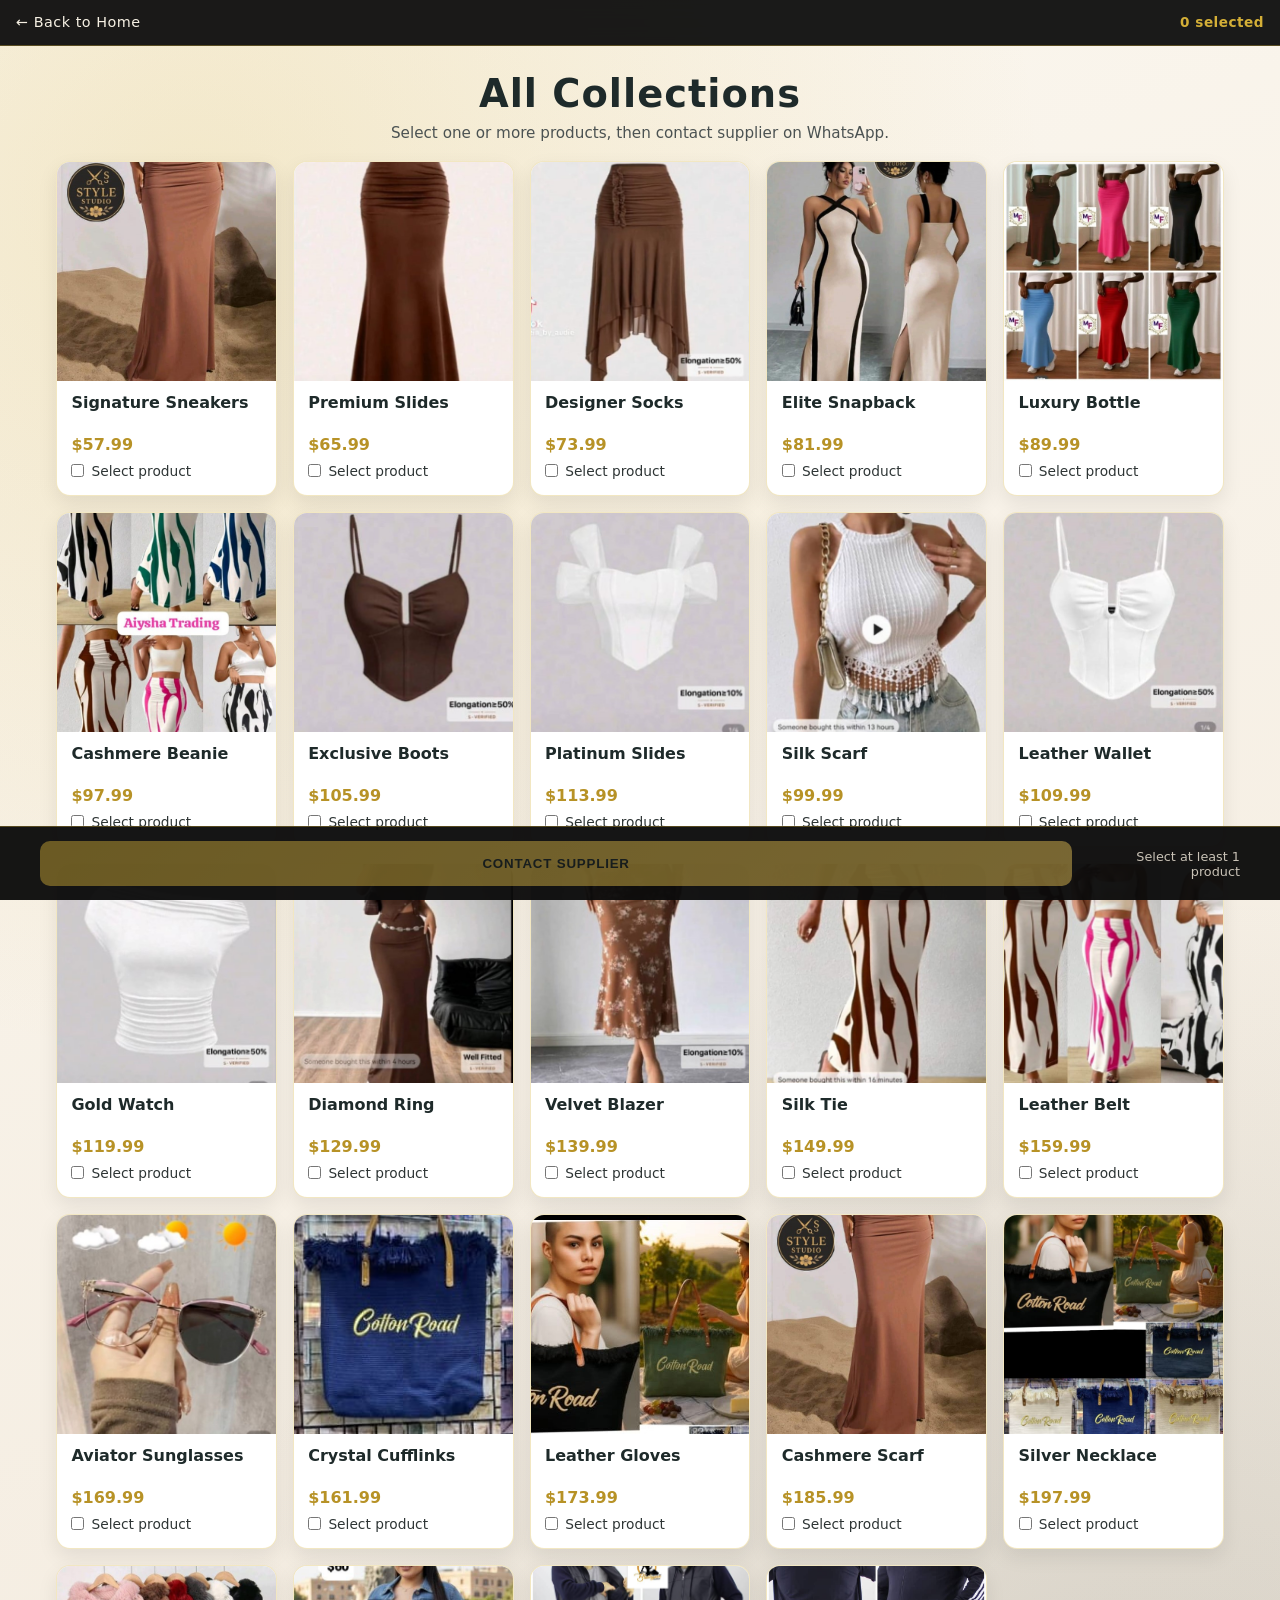
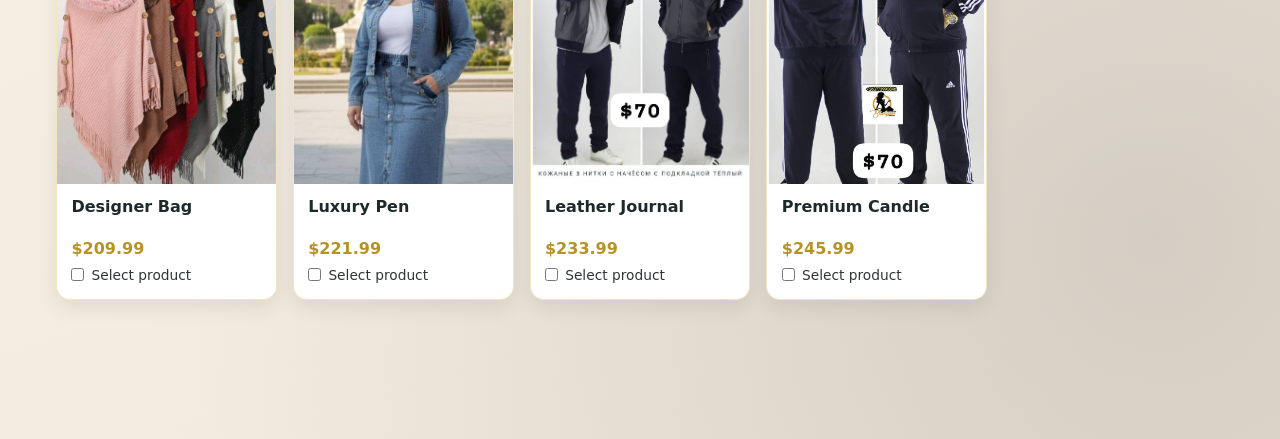
<file: collections.html>
<!DOCTYPE html>
<html lang="en">
<head>
    <meta charset="UTF-8">
    <meta name="viewport" content="width=device-width, initial-scale=1.0">
    <title>ET Collections | Select Products</title>
    <link rel="icon" type="image/svg+xml" href="logo-tg-elegant.svg">
    <link rel="shortcut icon" href="logo-tg-elegant.svg">
    <style>
        * {
            box-sizing: border-box;
            margin: 0;
            padding: 0;
        }

        body {
            font-family: 'Montserrat', 'Poppins', 'Segoe UI', system-ui, -apple-system, sans-serif;
            background:
                radial-gradient(circle at 15% 10%, rgba(212, 175, 55, 0.2), transparent 40%),
                radial-gradient(circle at 90% 90%, rgba(30, 42, 42, 0.15), transparent 45%),
                linear-gradient(160deg, #fbf7ef 0%, #f2e9dc 100%);
            color: #1e2a2a;
            padding-bottom: 120px;
        }

        .top-bar {
            position: sticky;
            top: 0;
            z-index: 50;
            background: rgba(12, 12, 12, 0.94);
            backdrop-filter: blur(8px);
            border-bottom: 1px solid rgba(212, 175, 55, 0.35);
            padding: 0.9rem 1rem;
            display: flex;
            align-items: center;
            justify-content: space-between;
        }

        .top-bar a {
            color: #f6f0e3;
            text-decoration: none;
            font-size: 0.9rem;
            letter-spacing: 0.5px;
        }

        .selected-count {
            color: #d4af37;
            font-size: 0.85rem;
            font-weight: 600;
            letter-spacing: 0.5px;
        }

        .page-header {
            max-width: 1200px;
            margin: 1.6rem auto 0.7rem;
            padding: 0 1rem;
            text-align: center;
        }

        .page-header h1 {
            font-size: clamp(1.6rem, 5vw, 2.4rem);
            letter-spacing: 1px;
            margin-bottom: 0.45rem;
        }

        .page-header p {
            color: #4b5252;
            font-size: 0.95rem;
        }

        .products-grid {
            max-width: 1200px;
            margin: 1.2rem auto;
            padding: 0 1rem;
            display: grid;
            grid-template-columns: repeat(auto-fill, minmax(210px, 1fr));
            gap: 1rem;
        }

        .product-card {
            background: #fff;
            border: 1px solid rgba(212, 175, 55, 0.3);
            border-radius: 14px;
            overflow: hidden;
            box-shadow: 0 8px 20px rgba(0, 0, 0, 0.08);
            transition: transform 0.2s ease, box-shadow 0.2s ease, border-color 0.2s ease;
            cursor: pointer;
        }

        .product-card:hover {
            transform: translateY(-4px);
            box-shadow: 0 14px 28px rgba(0, 0, 0, 0.12);
        }

        .product-card.selected {
            border-color: #d4af37;
            box-shadow: 0 0 0 2px rgba(212, 175, 55, 0.35), 0 14px 28px rgba(0, 0, 0, 0.12);
        }

        .product-image-wrap {
            width: 100%;
            aspect-ratio: 1 / 1;
            background: #f2ebdf;
            overflow: hidden;
        }

        .product-image-wrap img {
            width: 100%;
            height: 100%;
            object-fit: cover;
            display: block;
        }

        .product-body {
            padding: 0.8rem 0.9rem 1rem;
        }

        .product-title {
            font-size: 1rem;
            margin-bottom: 0.2rem;
            min-height: 2.4em;
        }

        .product-price {
            color: #b79226;
            font-weight: 700;
        }

        .product-check {
            margin-top: 0.55rem;
            display: flex;
            align-items: center;
            gap: 0.45rem;
            font-size: 0.86rem;
            color: #2e3535;
        }

        .contact-bar {
            position: fixed;
            left: 0;
            right: 0;
            bottom: 0;
            z-index: 80;
            background: rgba(12, 12, 12, 0.96);
            border-top: 1px solid rgba(212, 175, 55, 0.35);
            padding: 0.85rem 1rem calc(0.85rem + env(safe-area-inset-bottom));
        }

        .contact-wrap {
            max-width: 1200px;
            margin: 0 auto;
            display: flex;
            align-items: center;
            gap: 0.8rem;
        }

        #contactSupplierBtn {
            width: 100%;
            border: none;
            border-radius: 10px;
            background: linear-gradient(135deg, #d4af37 0%, #f3cc5a 100%);
            color: #1e2a2a;
            font-weight: 800;
            letter-spacing: 0.8px;
            padding: 0.95rem 1rem;
            cursor: pointer;
            transition: filter 0.2s ease, transform 0.2s ease;
        }

        #contactSupplierBtn:hover {
            filter: brightness(1.05);
            transform: translateY(-1px);
        }

        #contactSupplierBtn:disabled {
            opacity: 0.45;
            cursor: not-allowed;
            transform: none;
            filter: none;
        }

        .helper-text {
            color: #c9c2b6;
            font-size: 0.8rem;
            min-width: 155px;
            text-align: right;
        }

        @media (max-width: 640px) {
            .contact-wrap {
                flex-direction: column;
                align-items: stretch;
            }

            .helper-text {
                text-align: center;
            }
        }
    </style>
</head>
<body>
    <header class="top-bar">
        <a href="index.html">&larr; Back to Home</a>
        <div id="selectedCount" class="selected-count">0 selected</div>
    </header>

    <section class="page-header">
        <h1>All Collections</h1>
        <p>Select one or more products, then contact supplier on WhatsApp.</p>
    </section>

    <main id="productsGrid" class="products-grid" aria-live="polite"></main>

    <footer class="contact-bar">
        <div class="contact-wrap">
            <button id="contactSupplierBtn" type="button" disabled>CONTACT SUPPLIER</button>
            <div class="helper-text">Select at least 1 product</div>
        </div>
    </footer>

    <script>
        const categories = [
            'Signature Sneakers', 'Premium Slides', 'Designer Socks', 'Elite Snapback',
            'Luxury Bottle', 'Cashmere Beanie', 'Exclusive Boots', 'Platinum Slides',
            'Silk Scarf', 'Leather Wallet', 'Gold Watch', 'Diamond Ring',
            'Velvet Blazer', 'Silk Tie', 'Leather Belt', 'Aviator Sunglasses',
            'Crystal Cufflinks', 'Leather Gloves', 'Cashmere Scarf', 'Silver Necklace',
            'Designer Bag', 'Luxury Pen', 'Leather Journal', 'Premium Candle'
        ];

        const products = [];
        for (let i = 1; i <= 24; i++) {
            let price;
            if (i <= 8) price = (49.99 + (i * 8)).toFixed(2);
            else if (i <= 16) price = (89.99 + ((i - 8) * 10)).toFixed(2);
            else price = (149.99 + ((i - 16) * 12)).toFixed(2);

            products.push({
                id: i,
                name: categories[(i - 1) % categories.length],
                price: `$${price}`,
                image: `images/${i}.jpg`
            });
        }

        const selectedProductIds = new Set();
        const productsGrid = document.getElementById('productsGrid');
        const selectedCount = document.getElementById('selectedCount');
        const contactSupplierBtn = document.getElementById('contactSupplierBtn');
        const supplierWhatsAppNumber = '263789795764';

        function updateSelectionUI() {
            const count = selectedProductIds.size;
            selectedCount.textContent = `${count} selected`;
            contactSupplierBtn.disabled = count === 0;
        }

        function toggleProduct(productId, card, checkbox) {
            if (selectedProductIds.has(productId)) {
                selectedProductIds.delete(productId);
                card.classList.remove('selected');
                checkbox.checked = false;
            } else {
                selectedProductIds.add(productId);
                card.classList.add('selected');
                checkbox.checked = true;
            }

            updateSelectionUI();
        }

        products.forEach((product) => {
            const card = document.createElement('article');
            card.className = 'product-card';

            const imageWrap = document.createElement('div');
            imageWrap.className = 'product-image-wrap';
            const img = document.createElement('img');
            img.src = product.image;
            img.alt = product.name;
            img.onerror = function() {
                this.src = `data:image/svg+xml,%3Csvg xmlns='http://www.w3.org/2000/svg' width='600' height='600' viewBox='0 0 600 600'%3E%3Crect width='600' height='600' fill='%23efe7da'/%3E%3Ctext x='50%25' y='50%25' dominant-baseline='middle' text-anchor='middle' font-family='Arial, sans-serif' font-size='28' fill='%231e2a2a'%3E${encodeURIComponent(product.name)}%3C/text%3E%3C/svg%3E`;
            };
            imageWrap.appendChild(img);

            const body = document.createElement('div');
            body.className = 'product-body';

            const title = document.createElement('h3');
            title.className = 'product-title';
            title.textContent = product.name;

            const price = document.createElement('p');
            price.className = 'product-price';
            price.textContent = product.price;

            const checkRow = document.createElement('label');
            checkRow.className = 'product-check';
            const checkbox = document.createElement('input');
            checkbox.type = 'checkbox';
            checkbox.setAttribute('aria-label', `Select ${product.name}`);
            const checkText = document.createElement('span');
            checkText.textContent = 'Select product';
            checkRow.appendChild(checkbox);
            checkRow.appendChild(checkText);

            body.appendChild(title);
            body.appendChild(price);
            body.appendChild(checkRow);

            card.appendChild(imageWrap);
            card.appendChild(body);
            productsGrid.appendChild(card);

            card.addEventListener('click', function(event) {
                if (event.target.tagName === 'INPUT') return;
                toggleProduct(product.id, card, checkbox);
            });

            checkbox.addEventListener('click', function(event) {
                event.stopPropagation();
                toggleProduct(product.id, card, checkbox);
            });
        });

        contactSupplierBtn.addEventListener('click', function() {
            if (selectedProductIds.size === 0) return;

            const selectedProducts = products.filter((product) => selectedProductIds.has(product.id));
            const productLines = selectedProducts.map((product) => `- ${product.name} (${product.price})`).join('\n');
            const message = `Hi, can I have more information about these products, I would like to purchase them\n\nSelected products:\n${productLines}`;
            const whatsappUrl = `https://wa.me/${supplierWhatsAppNumber}?text=${encodeURIComponent(message)}`;

            window.open(whatsappUrl, '_blank', 'noopener,noreferrer');
        });

        updateSelectionUI();
    </script>
</body>
</html>
</file>
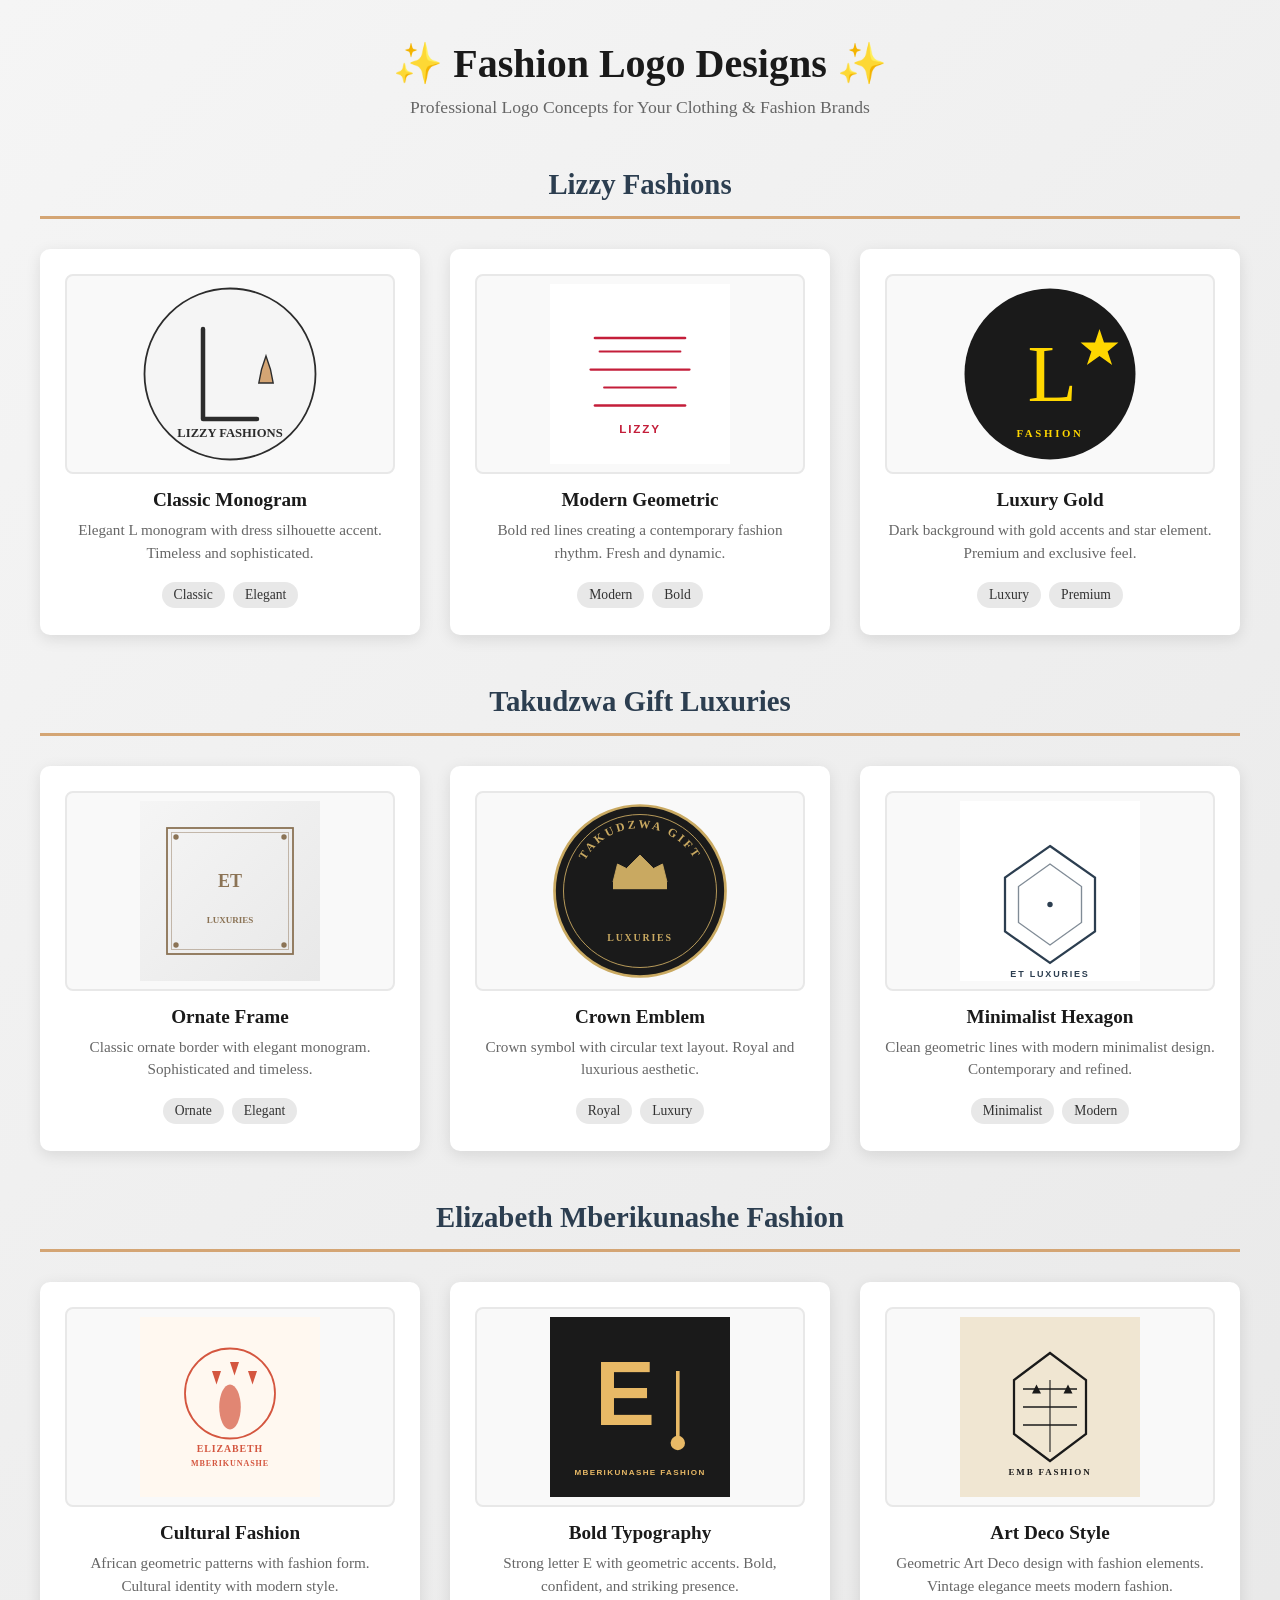
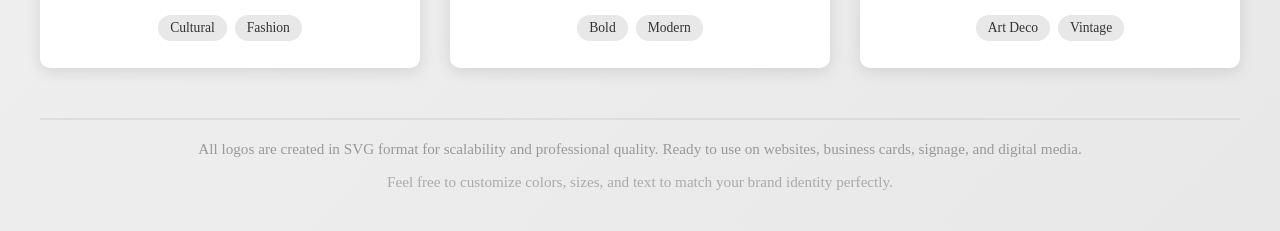
<file: logos/logo-showcase.html>
<!DOCTYPE html>
<html lang="en">
<head>
    <meta charset="UTF-8">
    <meta name="viewport" content="width=device-width, initial-scale=1.0">
    <title>Fashion Logo Designs Showcase</title>
    <style>
        * {
            margin: 0;
            padding: 0;
            box-sizing: border-box;
        }

        body {
            font-family: 'Georgia', serif;
            background: linear-gradient(135deg, #f5f5f5 0%, #e8e8e8 100%);
            padding: 40px 20px;
            min-height: 100vh;
        }

        .container {
            max-width: 1200px;
            margin: 0 auto;
        }

        h1 {
            text-align: center;
            color: #1a1a1a;
            margin-bottom: 10px;
            font-size: 2.5em;
        }

        .subtitle {
            text-align: center;
            color: #666;
            margin-bottom: 50px;
            font-size: 1.1em;
        }

        .logo-section {
            margin-bottom: 50px;
        }

        .section-title {
            text-align: center;
            color: #2c3e50;
            font-size: 1.8em;
            margin: 30px 0 30px 0;
            padding-bottom: 15px;
            border-bottom: 3px solid #d4a574;
        }

        .logo-grid {
            display: grid;
            grid-template-columns: repeat(auto-fit, minmax(280px, 1fr));
            gap: 30px;
            margin-bottom: 40px;
        }

        .logo-card {
            background: white;
            border-radius: 10px;
            padding: 25px;
            box-shadow: 0 4px 15px rgba(0, 0, 0, 0.1);
            transition: transform 0.3s ease, box-shadow 0.3s ease;
            text-align: center;
        }

        .logo-card:hover {
            transform: translateY(-5px);
            box-shadow: 0 8px 25px rgba(0, 0, 0, 0.15);
        }

        .logo-display {
            width: 100%;
            height: 200px;
            background: #f9f9f9;
            border-radius: 8px;
            display: flex;
            align-items: center;
            justify-content: center;
            margin-bottom: 15px;
            border: 2px solid #e8e8e8;
        }

        .logo-display img,
        .logo-display svg {
            max-width: 100%;
            max-height: 100%;
            object-fit: contain;
        }

        .logo-title {
            font-size: 1.2em;
            color: #1a1a1a;
            margin-bottom: 8px;
            font-weight: 600;
        }

        .logo-description {
            font-size: 0.95em;
            color: #666;
            line-height: 1.5;
            margin-bottom: 15px;
        }

        .style-tag {
            display: inline-block;
            background: #e8e8e8;
            color: #333;
            padding: 5px 12px;
            border-radius: 20px;
            font-size: 0.85em;
            margin: 2px;
        }

        .styles {
            margin-top: 10px;
        }

        footer {
            text-align: center;
            color: #999;
            margin-top: 50px;
            padding-top: 20px;
            border-top: 2px solid #ddd;
            font-size: 0.95em;
        }

        @media (max-width: 768px) {
            h1 {
                font-size: 1.8em;
            }

            .logo-grid {
                grid-template-columns: 1fr;
            }
        }
    </style>
</head>
<body>
    <div class="container">
        <h1>✨ Fashion Logo Designs ✨</h1>
        <p class="subtitle">Professional Logo Concepts for Your Clothing & Fashion Brands</p>

        <!-- LIZZY FASHIONS -->
        <div class="logo-section">
            <h2 class="section-title">Lizzy Fashions</h2>
            <div class="logo-grid">
                <div class="logo-card">
                    <div class="logo-display">
                        <svg viewBox="0 0 200 200" xmlns="http://www.w3.org/2000/svg" style="width: 180px; height: 180px;">
                            <circle cx="100" cy="100" r="95" fill="#f5f5f5" stroke="#2c2c2c" stroke-width="2"/>
                            <path d="M 70 50 L 70 150 L 130 150" stroke="#2c2c2c" stroke-width="5" fill="none" stroke-linecap="round" stroke-linejoin="round"/>
                            <g transform="translate(140, 80)">
                                <path d="M 0 0 L 5 15 L 8 30 L 0 30 L -8 30 L -5 15 Z" fill="#d4a574" stroke="#2c2c2c" stroke-width="1.5"/>
                            </g>
                            <text x="100" y="170" font-family="Georgia, serif" font-size="14" font-weight="bold" text-anchor="middle" fill="#2c2c2c">LIZZY FASHIONS</text>
                        </svg>
                    </div>
                    <div class="logo-title">Classic Monogram</div>
                    <div class="logo-description">Elegant L monogram with dress silhouette accent. Timeless and sophisticated.</div>
                    <div class="styles">
                        <span class="style-tag">Classic</span>
                        <span class="style-tag">Elegant</span>
                    </div>
                </div>

                <div class="logo-card">
                    <div class="logo-display">
                        <svg viewBox="0 0 200 200" xmlns="http://www.w3.org/2000/svg" style="width: 180px; height: 180px;">
                            <rect width="200" height="200" fill="white"/>
                            <line x1="50" y1="60" x2="150" y2="60" stroke="#c41e3a" stroke-width="3" stroke-linecap="round"/>
                            <line x1="55" y1="75" x2="145" y2="75" stroke="#c41e3a" stroke-width="2" stroke-linecap="round"/>
                            <line x1="45" y1="95" x2="155" y2="95" stroke="#c41e3a" stroke-width="2.5" stroke-linecap="round"/>
                            <line x1="60" y1="115" x2="140" y2="115" stroke="#c41e3a" stroke-width="2" stroke-linecap="round"/>
                            <line x1="50" y1="135" x2="150" y2="135" stroke="#c41e3a" stroke-width="3" stroke-linecap="round"/>
                            <text x="100" y="165" font-family="Arial, sans-serif" font-size="13" font-weight="bold" text-anchor="middle" fill="#c41e3a" letter-spacing="2">LIZZY</text>
                        </svg>
                    </div>
                    <div class="logo-title">Modern Geometric</div>
                    <div class="logo-description">Bold red lines creating a contemporary fashion rhythm. Fresh and dynamic.</div>
                    <div class="styles">
                        <span class="style-tag">Modern</span>
                        <span class="style-tag">Bold</span>
                    </div>
                </div>

                <div class="logo-card">
                    <div class="logo-display">
                        <svg viewBox="0 0 200 200" xmlns="http://www.w3.org/2000/svg" style="width: 180px; height: 180px;">
                            <circle cx="100" cy="100" r="95" fill="#1a1a1a"/>
                            <text x="75" y="130" font-family="Georgia, serif" font-size="90" font-weight="500" fill="#ffd700">L</text>
                            <polygon points="155,50 160,65 176,65 164,75 169,90 155,80 141,90 146,75 134,65 150,65" fill="#ffd700"/>
                            <text x="100" y="170" font-family="Georgia, serif" font-size="12" font-weight="bold" text-anchor="middle" fill="#ffd700" letter-spacing="3">FASHION</text>
                        </svg>
                    </div>
                    <div class="logo-title">Luxury Gold</div>
                    <div class="logo-description">Dark background with gold accents and star element. Premium and exclusive feel.</div>
                    <div class="styles">
                        <span class="style-tag">Luxury</span>
                        <span class="style-tag">Premium</span>
                    </div>
                </div>
            </div>
        </div>

        <!-- TAKUDZWA GIFT LUXURIES -->
        <div class="logo-section">
            <h2 class="section-title">Takudzwa Gift Luxuries</h2>
            <div class="logo-grid">
                <div class="logo-card">
                    <div class="logo-display">
                        <svg viewBox="0 0 200 200" xmlns="http://www.w3.org/2000/svg" style="width: 180px; height: 180px;">
                            <defs>
                                <linearGradient id="luxGrad" x1="0%" y1="0%" x2="100%" y2="100%">
                                    <stop offset="0%" style="stop-color:#f5f5f5;stop-opacity:1" />
                                    <stop offset="100%" style="stop-color:#e8e8e8;stop-opacity:1" />
                                </linearGradient>
                            </defs>
                            <rect width="200" height="200" fill="url(#luxGrad)"/>
                            <rect x="30" y="30" width="140" height="140" fill="none" stroke="#8b7355" stroke-width="2"/>
                            <rect x="35" y="35" width="130" height="130" fill="none" stroke="#8b7355" stroke-width="1" opacity="0.5"/>
                            <circle cx="40" cy="40" r="3" fill="#8b7355"/>
                            <circle cx="160" cy="40" r="3" fill="#8b7355"/>
                            <circle cx="40" cy="160" r="3" fill="#8b7355"/>
                            <circle cx="160" cy="160" r="3" fill="#8b7355"/>
                            <text x="100" y="95" font-family="Lucida Handwriting, cursive" font-size="20" font-weight="600" text-anchor="middle" fill="#8b7355">ET</text>
                            <text x="100" y="135" font-family="Georgia, serif" font-size="10" font-weight="bold" text-anchor="middle" fill="#8b7355">LUXURIES</text>
                        </svg>
                    </div>
                    <div class="logo-title">Ornate Frame</div>
                    <div class="logo-description">Classic ornate border with elegant monogram. Sophisticated and timeless.</div>
                    <div class="styles">
                        <span class="style-tag">Ornate</span>
                        <span class="style-tag">Elegant</span>
                    </div>
                </div>

                <div class="logo-card">
                    <div class="logo-display">
                        <svg viewBox="0 0 200 200" xmlns="http://www.w3.org/2000/svg" style="width: 180px; height: 180px;">
                            <circle cx="100" cy="100" r="95" fill="#1a1a1a" stroke="#c9a961" stroke-width="3"/>
                            <circle cx="100" cy="100" r="85" fill="none" stroke="#c9a961" stroke-width="1"/>
                            <path d="M 70 90 L 75 70 L 85 75 L 100 60 L 115 75 L 125 70 L 130 90" fill="#c9a961" stroke="#c9a961" stroke-width="1"/>
                            <rect x="70" y="90" width="60" height="8" fill="#c9a961"/>
                            <defs>
                                <path id="textArc" d="M 30,100 A 70,70 0 0,1 170,100" fill="none"/>
                            </defs>
                            <text fill="#c9a961" font-size="13" font-weight="bold" font-family="Georgia, serif" letter-spacing="3">
                                <textPath href="#textArc" startOffset="50%" text-anchor="middle">TAKUDZWA GIFT</textPath>
                            </text>
                            <text x="100" y="155" font-family="Georgia, serif" font-size="11" font-weight="bold" text-anchor="middle" fill="#c9a961" letter-spacing="2">LUXURIES</text>
                        </svg>
                    </div>
                    <div class="logo-title">Crown Emblem</div>
                    <div class="logo-description">Crown symbol with circular text layout. Royal and luxurious aesthetic.</div>
                    <div class="styles">
                        <span class="style-tag">Royal</span>
                        <span class="style-tag">Luxury</span>
                    </div>
                </div>

                <div class="logo-card">
                    <div class="logo-display">
                        <svg viewBox="0 0 200 200" xmlns="http://www.w3.org/2000/svg" style="width: 180px; height: 180px;">
                            <rect width="200" height="200" fill="white"/>
                            <polygon points="100,50 150,85 150,145 100,180 50,145 50,85" fill="none" stroke="#2c3e50" stroke-width="2.5"/>
                            <polygon points="100,70 135,95 135,135 100,160 65,135 65,95" fill="none" stroke="#2c3e50" stroke-width="1.5" opacity="0.6"/>
                            <circle cx="100" cy="115" r="3" fill="#2c3e50"/>
                            <text x="100" y="195" font-family="Helvetica, sans-serif" font-size="10" font-weight="bold" text-anchor="middle" fill="#2c3e50" letter-spacing="2">ET LUXURIES</text>
                        </svg>
                    </div>
                    <div class="logo-title">Minimalist Hexagon</div>
                    <div class="logo-description">Clean geometric lines with modern minimalist design. Contemporary and refined.</div>
                    <div class="styles">
                        <span class="style-tag">Minimalist</span>
                        <span class="style-tag">Modern</span>
                    </div>
                </div>
            </div>
        </div>

        <!-- ELIZABETH MBERIKUNASHE FASHION -->
        <div class="logo-section">
            <h2 class="section-title">Elizabeth Mberikunashe Fashion</h2>
            <div class="logo-grid">
                <div class="logo-card">
                    <div class="logo-display">
                        <svg viewBox="0 0 200 200" xmlns="http://www.w3.org/2000/svg" style="width: 180px; height: 180px;">
                            <rect width="200" height="200" fill="#fff8f0"/>
                            <circle cx="100" cy="85" r="50" fill="none" stroke="#d4563f" stroke-width="2"/>
                            <path d="M 80 60 L 85 75 L 90 60 Z" fill="#d4563f"/>
                            <path d="M 100 50 L 105 65 L 110 50 Z" fill="#d4563f"/>
                            <path d="M 120 60 L 125 75 L 130 60 Z" fill="#d4563f"/>
                            <ellipse cx="100" cy="100" rx="12" ry="25" fill="#d4563f" opacity="0.7"/>
                            <text x="100" y="150" font-family="Georgia, serif" font-size="11" font-weight="bold" text-anchor="middle" fill="#d4563f" letter-spacing="1">ELIZABETH</text>
                            <text x="100" y="165" font-family="Georgia, serif" font-size="9" font-weight="600" text-anchor="middle" fill="#d4563f" letter-spacing="1">MBERIKUNASHE</text>
                        </svg>
                    </div>
                    <div class="logo-title">Cultural Fashion</div>
                    <div class="logo-description">African geometric patterns with fashion form. Cultural identity with modern style.</div>
                    <div class="styles">
                        <span class="style-tag">Cultural</span>
                        <span class="style-tag">Fashion</span>
                    </div>
                </div>

                <div class="logo-card">
                    <div class="logo-display">
                        <svg viewBox="0 0 200 200" xmlns="http://www.w3.org/2000/svg" style="width: 180px; height: 180px;">
                            <rect width="200" height="200" fill="#1a1a1a"/>
                            <text x="50" y="120" font-family="Arial Black, sans-serif" font-size="100" font-weight="900" fill="#e8b966">E</text>
                            <rect x="140" y="60" width="4" height="80" fill="#e8b966"/>
                            <circle cx="142" cy="140" r="8" fill="#e8b966"/>
                            <text x="100" y="175" font-family="Arial, sans-serif" font-size="9" font-weight="bold" text-anchor="middle" fill="#e8b966" letter-spacing="1.5">MBERIKUNASHE FASHION</text>
                        </svg>
                    </div>
                    <div class="logo-title">Bold Typography</div>
                    <div class="logo-description">Strong letter E with geometric accents. Bold, confident, and striking presence.</div>
                    <div class="styles">
                        <span class="style-tag">Bold</span>
                        <span class="style-tag">Modern</span>
                    </div>
                </div>

                <div class="logo-card">
                    <div class="logo-display">
                        <svg viewBox="0 0 200 200" xmlns="http://www.w3.org/2000/svg" style="width: 180px; height: 180px;">
                            <rect width="200" height="200" fill="#f0e6d2"/>
                            <polygon points="100,40 140,70 140,130 100,160 60,130 60,70" fill="none" stroke="#1a1a1a" stroke-width="2.5"/>
                            <line x1="70" y1="80" x2="130" y2="80" stroke="#1a1a1a" stroke-width="1.5"/>
                            <line x1="70" y1="100" x2="130" y2="100" stroke="#1a1a1a" stroke-width="1.5"/>
                            <line x1="70" y1="120" x2="130" y2="120" stroke="#1a1a1a" stroke-width="1.5"/>
                            <line x1="100" y1="70" x2="100" y2="150" stroke="#1a1a1a" stroke-width="2" opacity="0.6"/>
                            <polygon points="85,75 90,85 80,85" fill="#1a1a1a"/>
                            <polygon points="120,75 125,85 115,85" fill="#1a1a1a"/>
                            <text x="100" y="175" font-family="Georgia, serif" font-size="10" font-weight="bold" text-anchor="middle" fill="#1a1a1a" letter-spacing="2">EMB FASHION</text>
                        </svg>
                    </div>
                    <div class="logo-title">Art Deco Style</div>
                    <div class="logo-description">Geometric Art Deco design with fashion elements. Vintage elegance meets modern fashion.</div>
                    <div class="styles">
                        <span class="style-tag">Art Deco</span>
                        <span class="style-tag">Vintage</span>
                    </div>
                </div>
            </div>
        </div>

        <footer>
            <p>All logos are created in SVG format for scalability and professional quality. Ready to use on websites, business cards, signage, and digital media.</p>
            <p style="margin-top: 15px; color: #aaa;">Feel free to customize colors, sizes, and text to match your brand identity perfectly.</p>
        </footer>
    </div>
</body>
</html>
</file>
